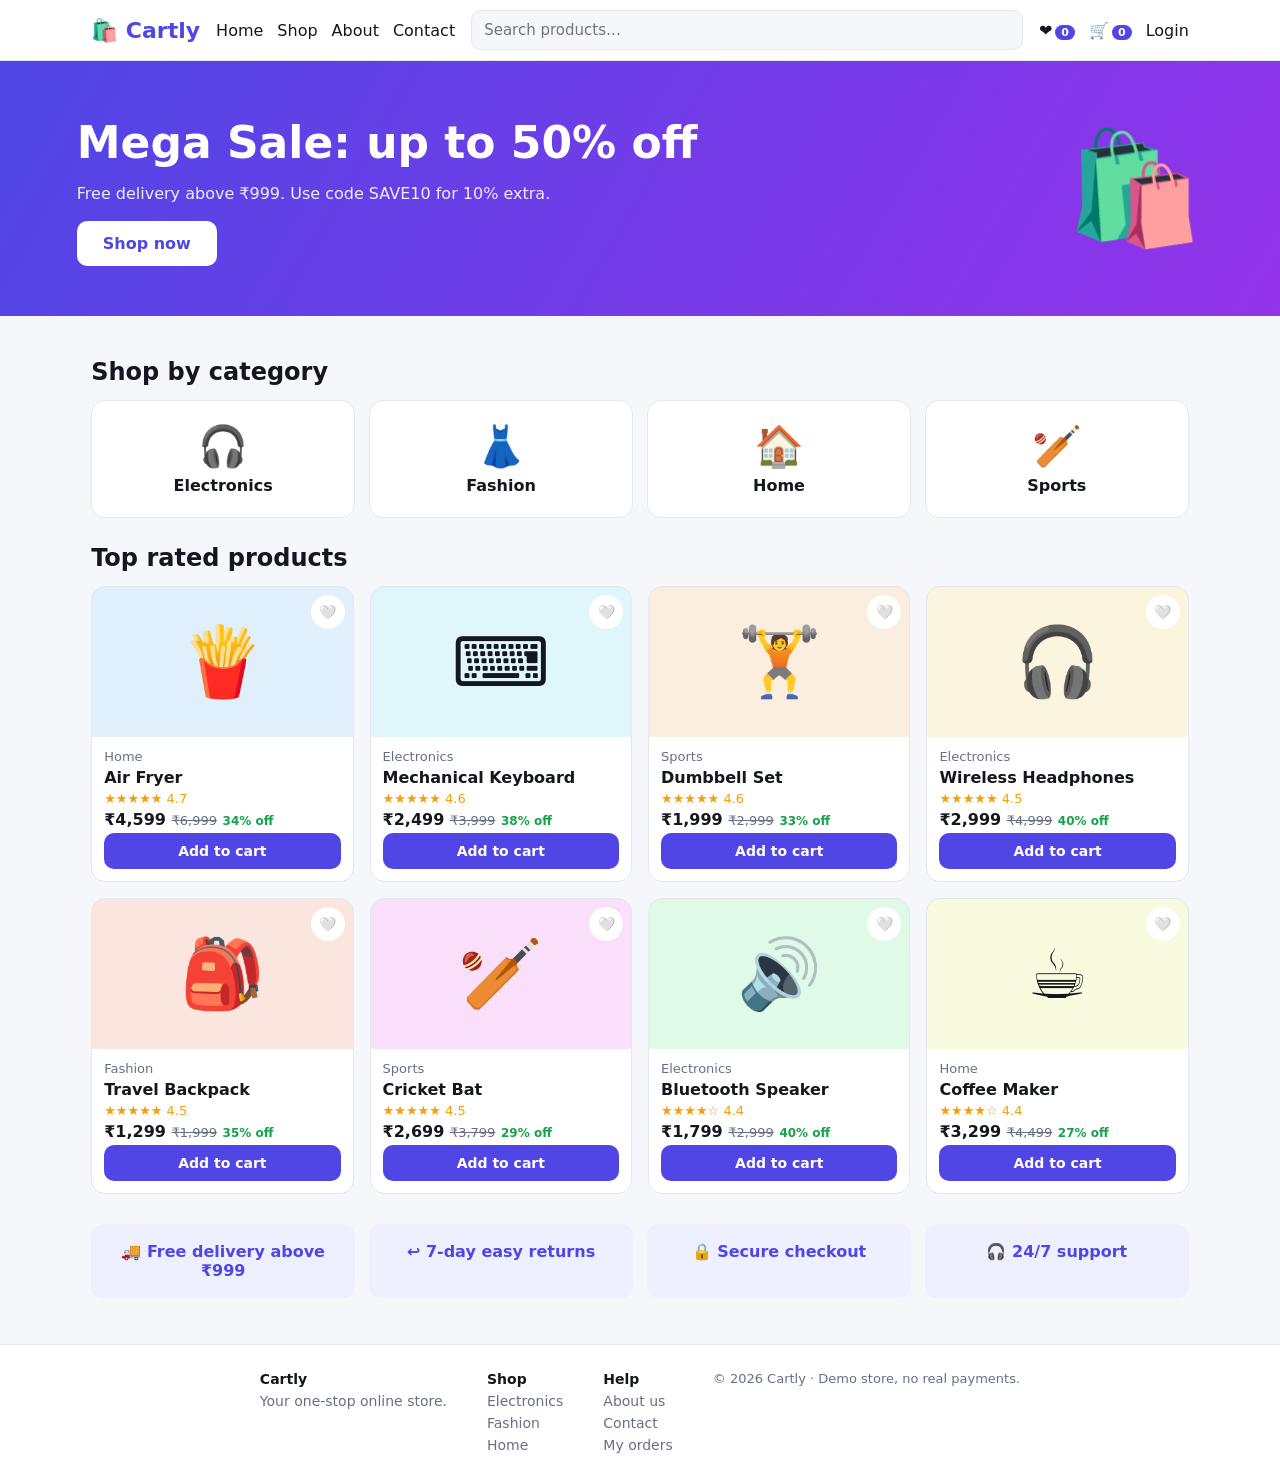
<file: index.html>
<!DOCTYPE html>
<html lang="en">
<head>
<meta charset="UTF-8">
<meta name="viewport" content="width=device-width, initial-scale=1">
<title>Home – Cartly</title>
<link rel="stylesheet" href="style.css">
</head>
<body data-page="home">
<header id="hdr"></header>
<main id="app"></main>
<footer id="ftr"></footer>
<div id="toast"></div>
<script src="script.js"></script>
</body>
</html>
</file>
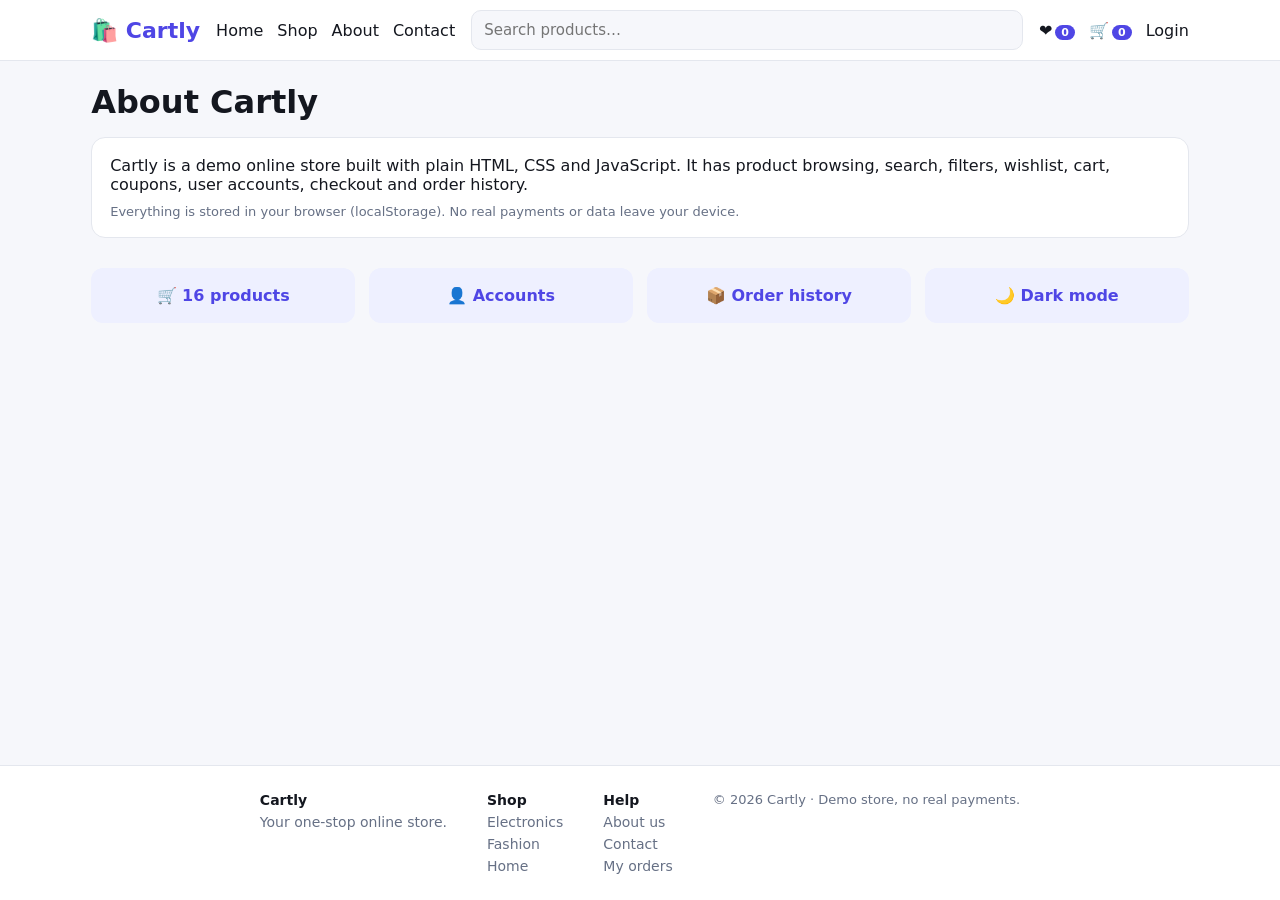
<file: about.html>
<!DOCTYPE html>
<html lang="en">
<head>
<meta charset="UTF-8">
<meta name="viewport" content="width=device-width, initial-scale=1">
<title>About Us – Cartly</title>
<link rel="stylesheet" href="style.css">
</head>
<body data-page="about">
<header id="hdr"></header>
<main id="app"></main>
<footer id="ftr"></footer>
<div id="toast"></div>
<script src="script.js"></script>
</body>
</html>
</file>
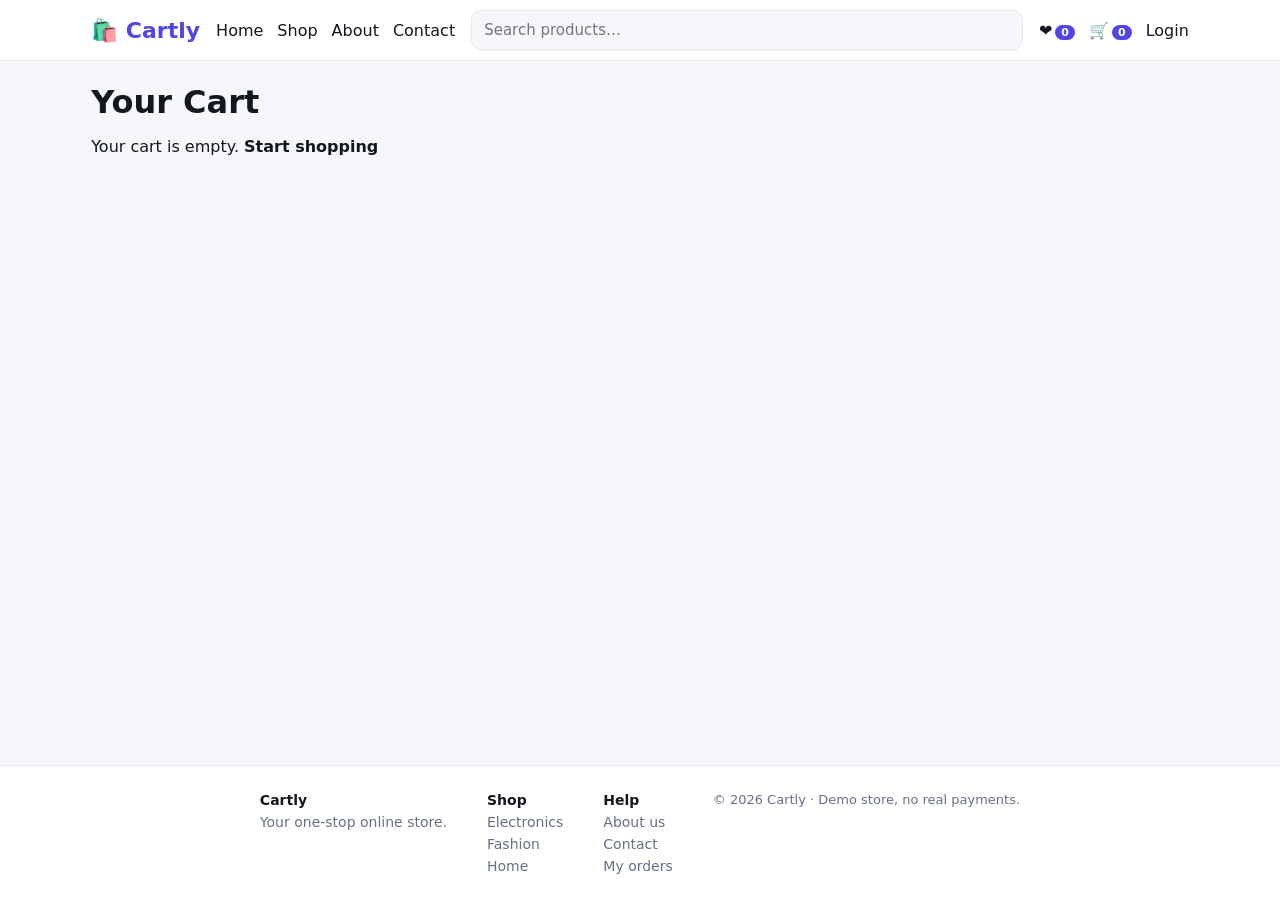
<file: cart.html>
<!DOCTYPE html>
<html lang="en">
<head>
<meta charset="UTF-8">
<meta name="viewport" content="width=device-width, initial-scale=1">
<title>Cart – Cartly</title>
<link rel="stylesheet" href="style.css">
</head>
<body data-page="cart">
<header id="hdr"></header>
<main id="app"></main>
<footer id="ftr"></footer>
<div id="toast"></div>
<script src="script.js"></script>
</body>
</html>
</file>
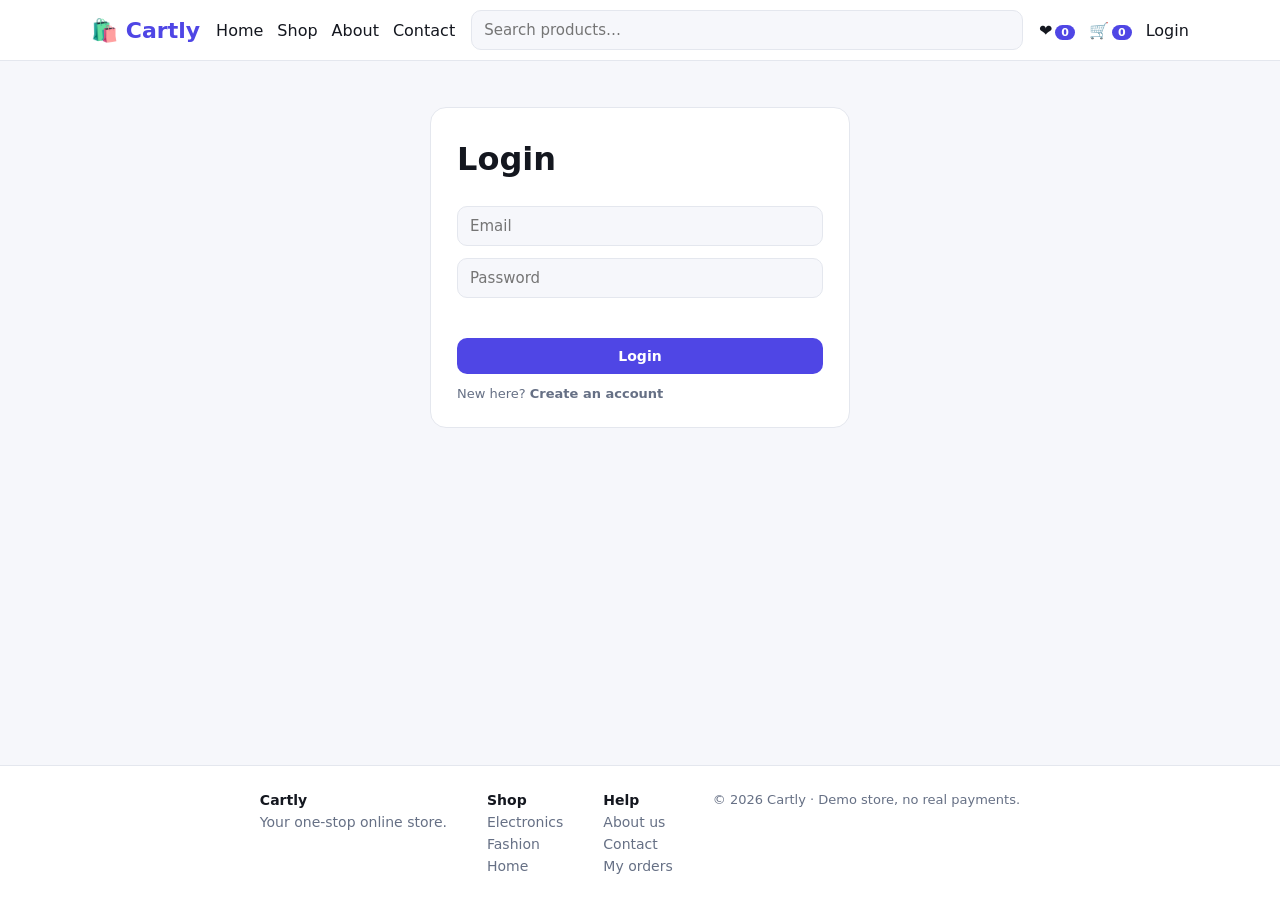
<file: checkout.html>
<!DOCTYPE html>
<html lang="en">
<head>
<meta charset="UTF-8">
<meta name="viewport" content="width=device-width, initial-scale=1">
<title>Checkout – Cartly</title>
<link rel="stylesheet" href="style.css">
</head>
<body data-page="checkout">
<header id="hdr"></header>
<main id="app"></main>
<footer id="ftr"></footer>
<div id="toast"></div>
<script src="script.js"></script>
</body>
</html>
</file>
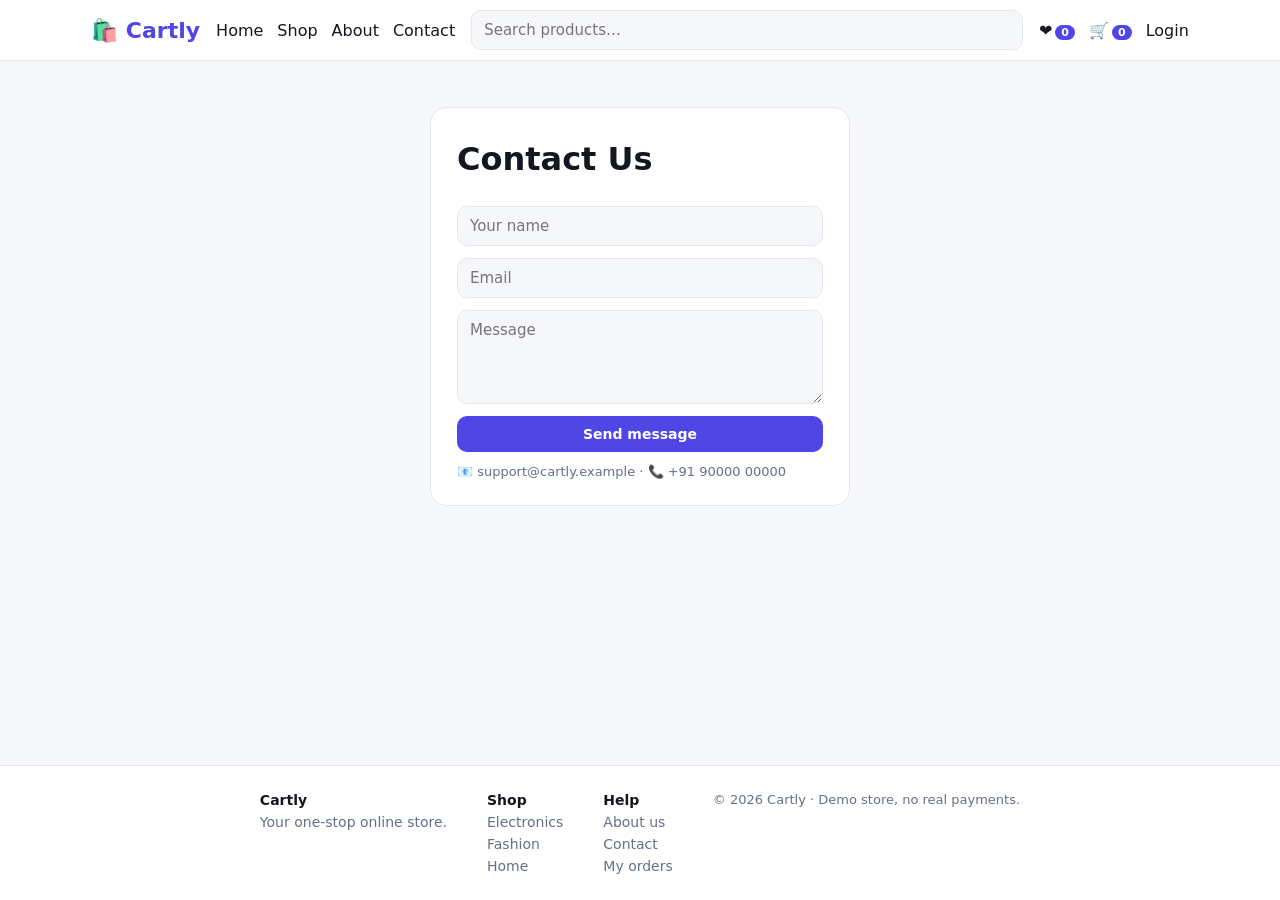
<file: contact.html>
<!DOCTYPE html>
<html lang="en">
<head>
<meta charset="UTF-8">
<meta name="viewport" content="width=device-width, initial-scale=1">
<title>Contact Us – Cartly</title>
<link rel="stylesheet" href="style.css">
</head>
<body data-page="contact">
<header id="hdr"></header>
<main id="app"></main>
<footer id="ftr"></footer>
<div id="toast"></div>
<script src="script.js"></script>
</body>
</html>
</file>
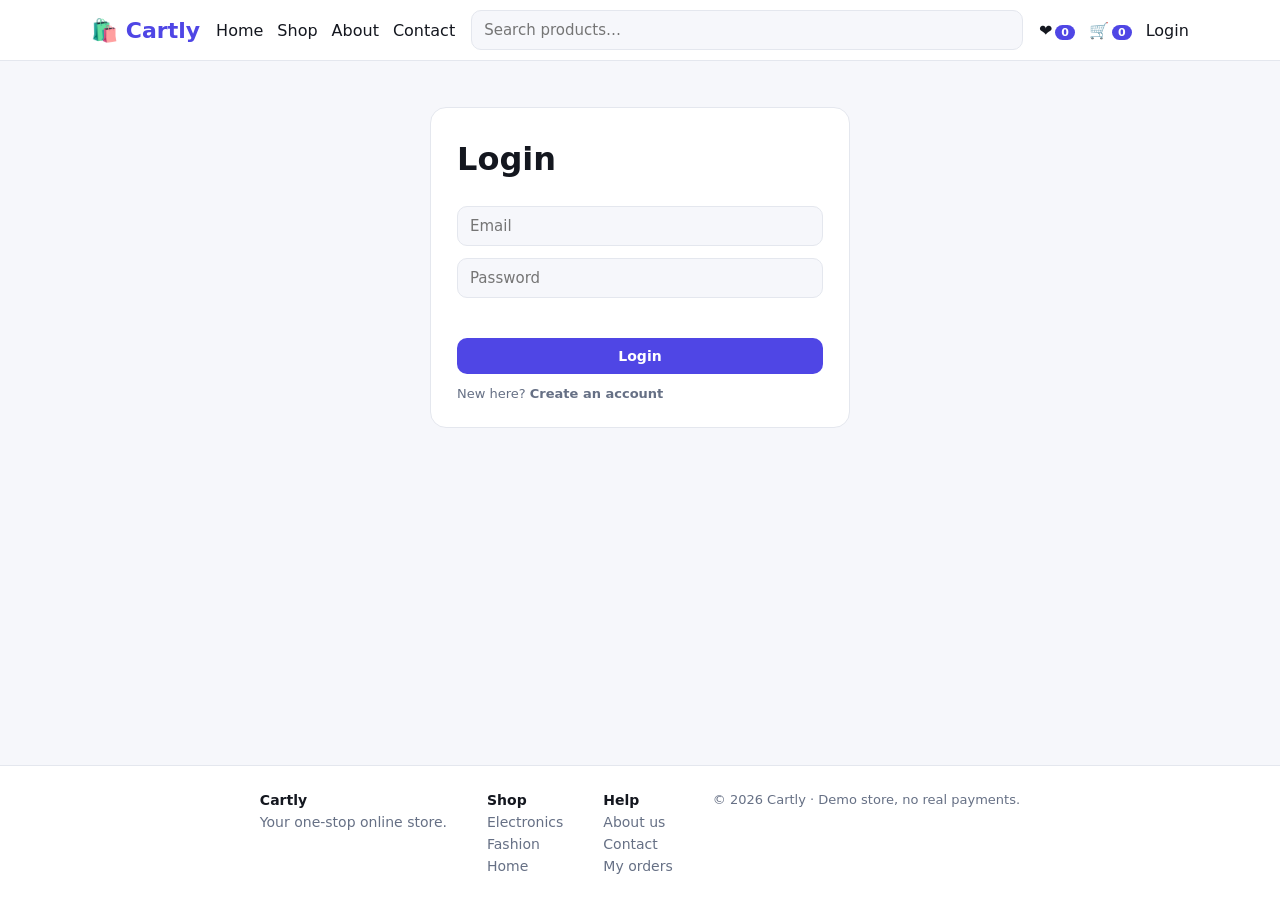
<file: login.html>
<!DOCTYPE html>
<html lang="en">
<head>
<meta charset="UTF-8">
<meta name="viewport" content="width=device-width, initial-scale=1">
<title>Login – Cartly</title>
<link rel="stylesheet" href="style.css">
</head>
<body data-page="login">
<header id="hdr"></header>
<main id="app"></main>
<footer id="ftr"></footer>
<div id="toast"></div>
<script src="script.js"></script>
</body>
</html>
</file>
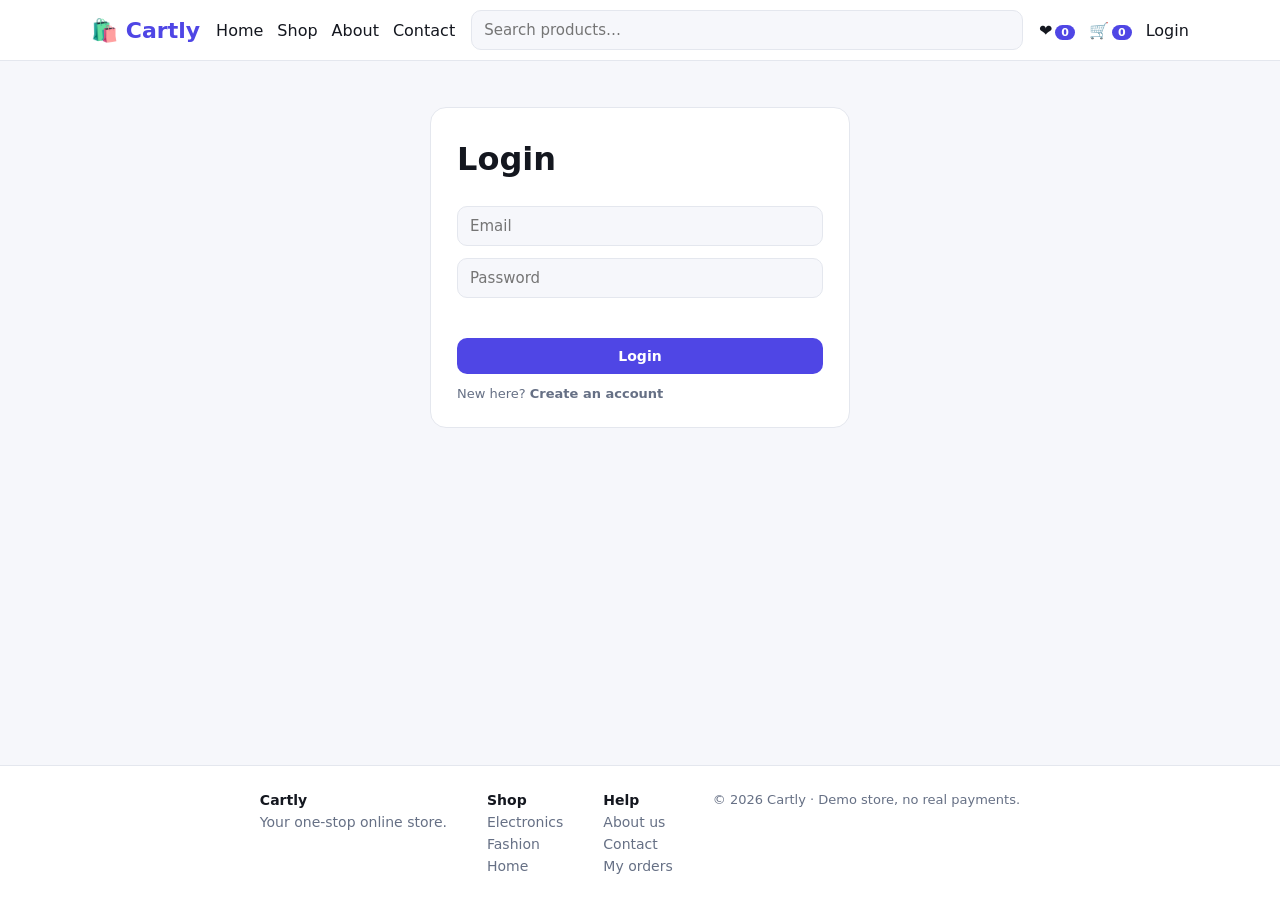
<file: orders.html>
<!DOCTYPE html>
<html lang="en">
<head>
<meta charset="UTF-8">
<meta name="viewport" content="width=device-width, initial-scale=1">
<title>My Orders – Cartly</title>
<link rel="stylesheet" href="style.css">
</head>
<body data-page="orders">
<header id="hdr"></header>
<main id="app"></main>
<footer id="ftr"></footer>
<div id="toast"></div>
<script src="script.js"></script>
</body>
</html>
</file>
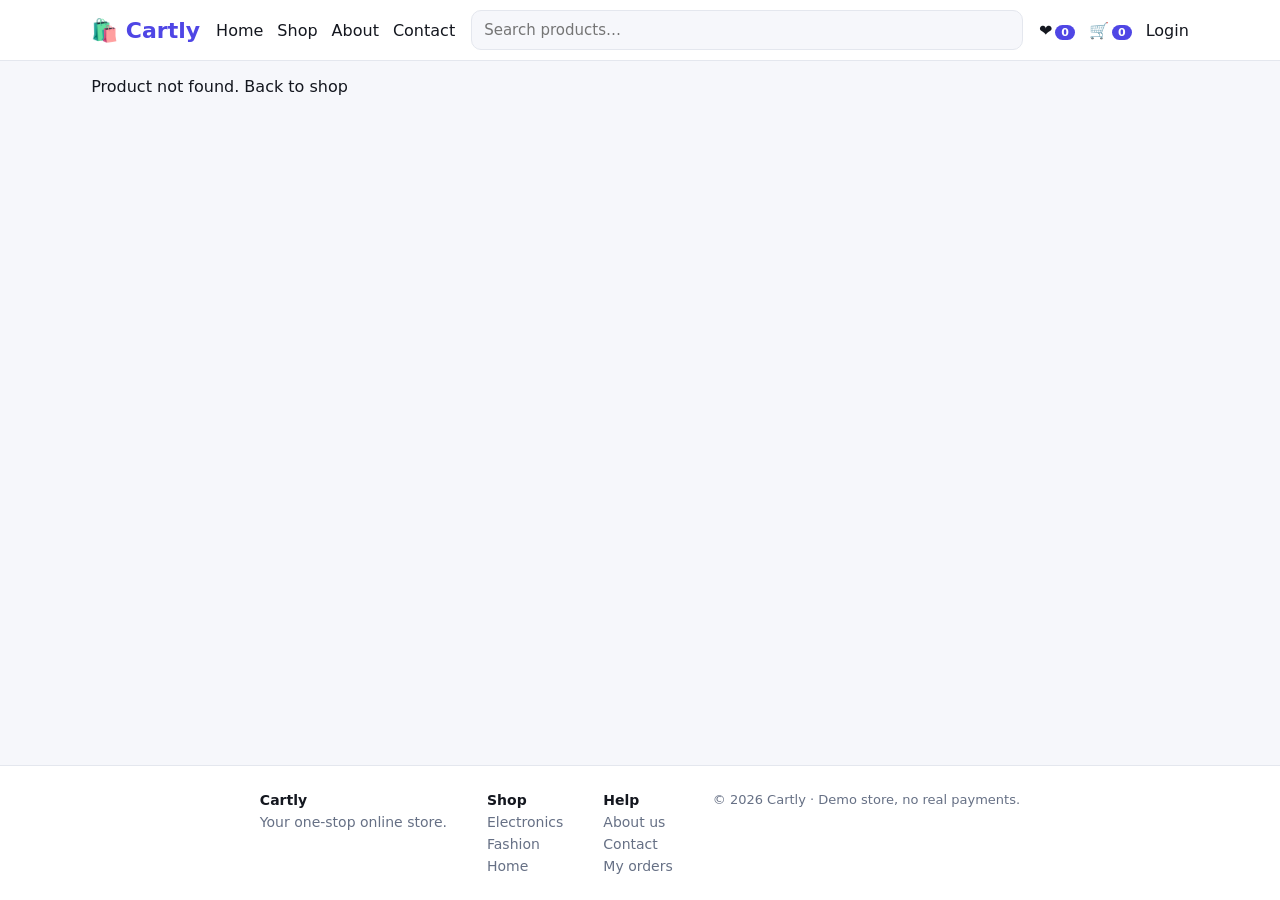
<file: product.html>
<!DOCTYPE html>
<html lang="en">
<head>
<meta charset="UTF-8">
<meta name="viewport" content="width=device-width, initial-scale=1">
<title>Product – Cartly</title>
<link rel="stylesheet" href="style.css">
</head>
<body data-page="product">
<header id="hdr"></header>
<main id="app"></main>
<footer id="ftr"></footer>
<div id="toast"></div>
<script src="script.js"></script>
</body>
</html>
</file>
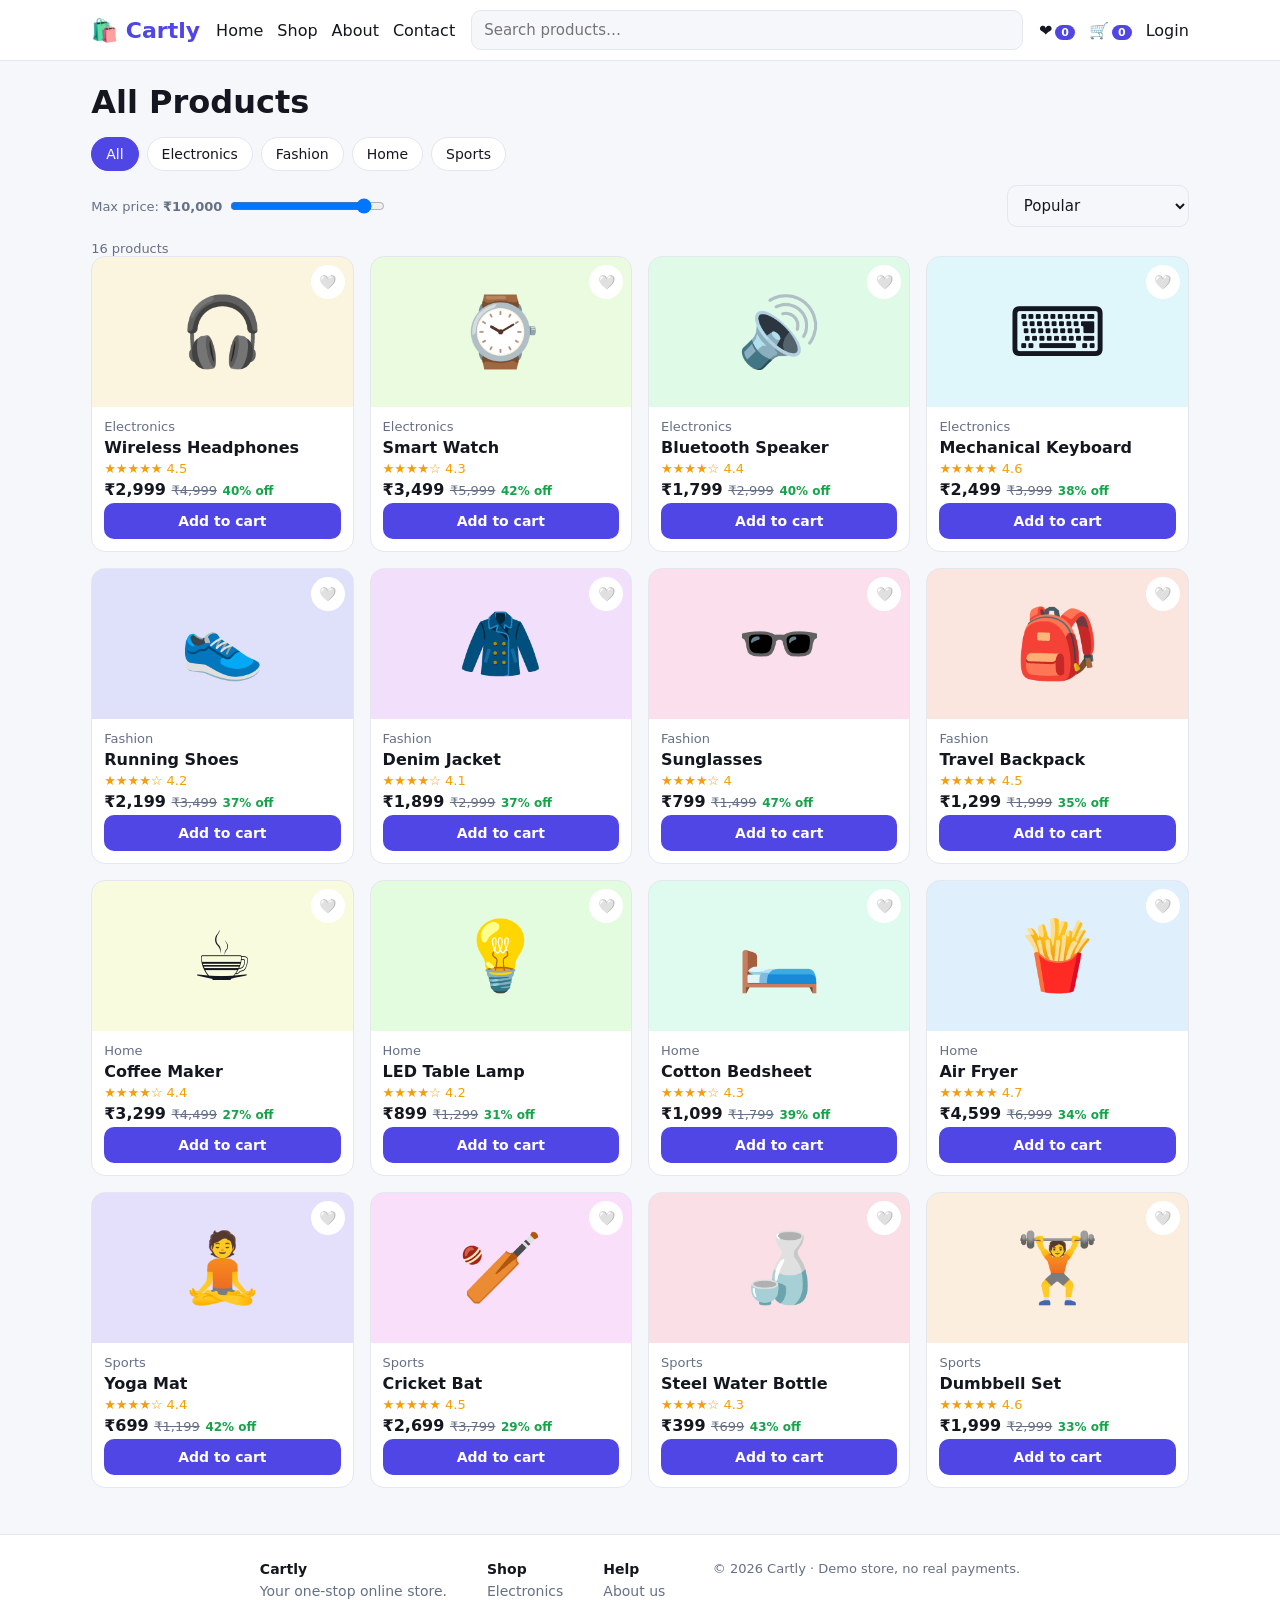
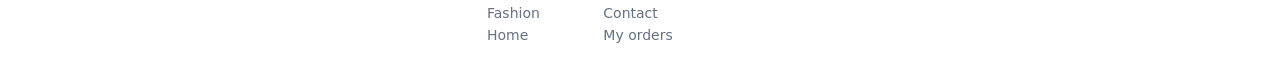
<file: products.html>
<!DOCTYPE html>
<html lang="en">
<head>
<meta charset="UTF-8">
<meta name="viewport" content="width=device-width, initial-scale=1">
<title>Shop – Cartly</title>
<link rel="stylesheet" href="style.css">
</head>
<body data-page="products">
<header id="hdr"></header>
<main id="app"></main>
<footer id="ftr"></footer>
<div id="toast"></div>
<script src="script.js"></script>
</body>
</html>
</file>
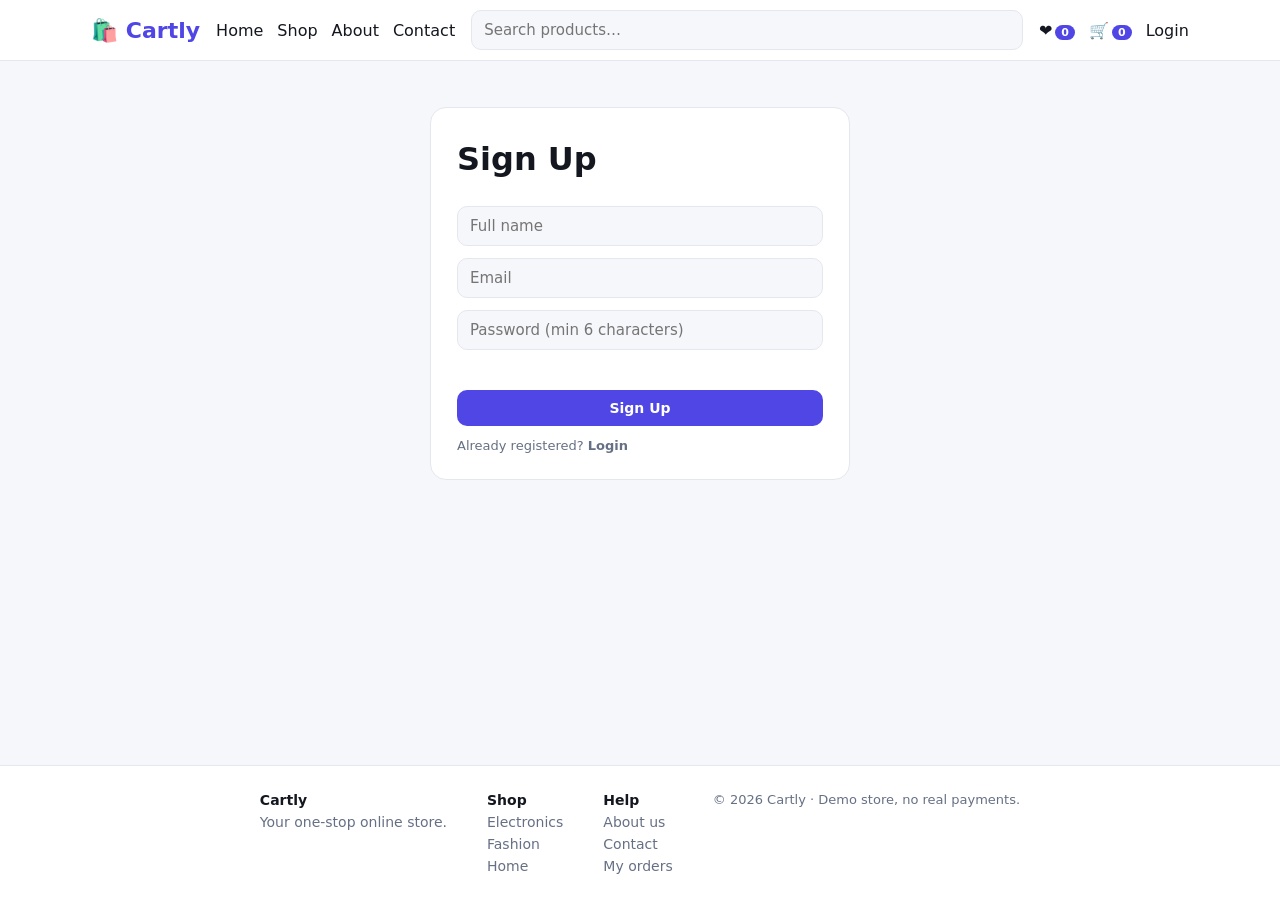
<file: signup.html>
<!DOCTYPE html>
<html lang="en">
<head>
<meta charset="UTF-8">
<meta name="viewport" content="width=device-width, initial-scale=1">
<title>Sign Up – Cartly</title>
<link rel="stylesheet" href="style.css">
</head>
<body data-page="signup">
<header id="hdr"></header>
<main id="app"></main>
<footer id="ftr"></footer>
<div id="toast"></div>
<script src="script.js"></script>
</body>
</html>
</file>
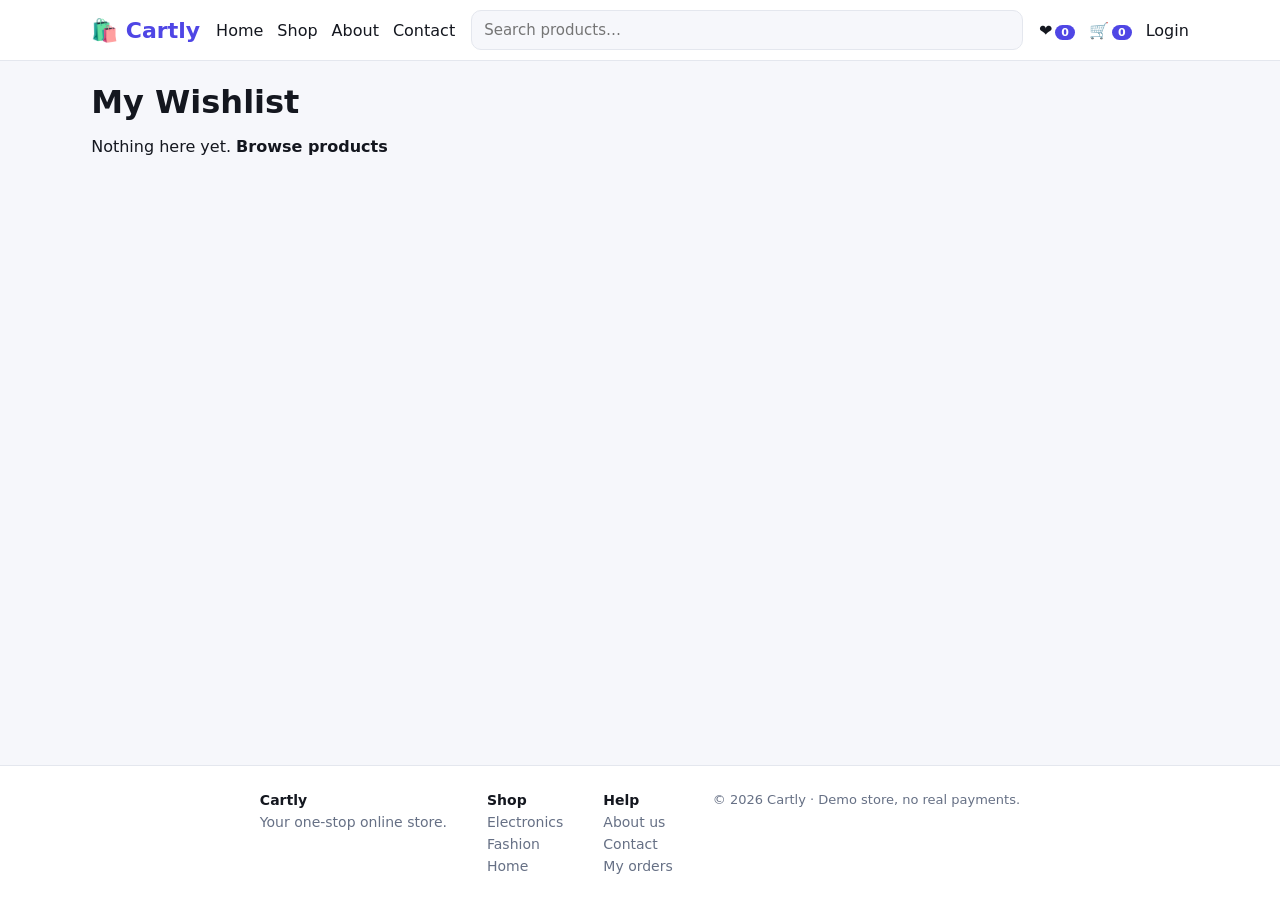
<file: wishlist.html>
<!DOCTYPE html>
<html lang="en">
<head>
<meta charset="UTF-8">
<meta name="viewport" content="width=device-width, initial-scale=1">
<title>Wishlist – Cartly</title>
<link rel="stylesheet" href="style.css">
</head>
<body data-page="wishlist">
<header id="hdr"></header>
<main id="app"></main>
<footer id="ftr"></footer>
<div id="toast"></div>
<script src="script.js"></script>
</body>
</html>
</file>
<file: style.css>
:root{--bg:#f6f7fb;--card:#fff;--tx:#14171f;--mu:#667085;--br:#e4e7ee;--ac:#4f46e5;--ac2:#eef0ff;--ok:#16a34a}
@media(prefers-color-scheme:dark){:root{--bg:#0f1117;--card:#181b24;--tx:#eceef4;--mu:#98a2b3;--br:#272b38;--ac:#818cf8;--ac2:#232649}}
*{box-sizing:border-box;margin:0;font-family:system-ui,-apple-system,Segoe UI,Roboto,sans-serif}
body{background:var(--bg);color:var(--tx);min-height:100vh;display:flex;flex-direction:column}
main{flex:1}a{color:inherit;text-decoration:none}button{cursor:pointer;font-size:14px;color:inherit}
h1{margin:6px 0 16px}h2{margin:26px 0 14px}.mu{color:var(--mu);font-size:13px}
.wrap{max-width:1200px;margin:auto;padding:16px 4vw}

/* header + footer */
#hdr{position:sticky;top:0;z-index:5;background:var(--card);border-bottom:1px solid var(--br)}
.nav{max-width:1200px;margin:auto;padding:10px 4vw;display:flex;gap:16px;align-items:center;flex-wrap:wrap}
.logo{font-weight:800;font-size:22px;color:var(--ac)}
.nav nav{display:flex;gap:14px}.nav nav a:hover{color:var(--ac)}
.sf{flex:1;min-width:160px}.sf input{width:100%}
.ac{display:flex;gap:14px;align-items:center;margin-left:auto}
.ac b{background:var(--ac);color:#fff;font-size:11px;border-radius:10px;padding:1px 6px;margin-left:3px}
footer{background:var(--card);border-top:1px solid var(--br);margin-top:30px;padding:26px 4vw;display:flex;gap:40px;flex-wrap:wrap;justify-content:center;color:var(--mu);font-size:14px}
footer div{display:flex;flex-direction:column;gap:6px}footer b{color:var(--tx)}

/* forms + buttons */
input,select,textarea{padding:10px 12px;border:1px solid var(--br);border-radius:10px;background:var(--bg);color:var(--tx);font-size:15px;width:100%}
.btn{display:inline-block;text-align:center;background:var(--ac);color:#fff;border:0;border-radius:10px;padding:10px 16px;font-weight:600}
.btn.alt{background:var(--ac2);color:var(--ac)}.btn.big{padding:13px 26px;font-size:16px;background:#fff;color:var(--ac)}
.form{max-width:420px;margin:30px auto;background:var(--card);border:1px solid var(--br);border-radius:16px;padding:26px;display:flex;flex-direction:column;gap:12px}
.err{color:#dc2626;font-size:13px;min-height:16px}

/* hero, categories, perks */
.hero{background:linear-gradient(120deg,#4f46e5,#9333ea);color:#fff;padding:50px 6vw;display:flex;align-items:center;justify-content:space-between;gap:20px}
.hero h1{font-size:clamp(26px,5vw,44px)}.hero p{margin:8px 0 18px;opacity:.9}.he{font-size:110px}
.cats{display:grid;grid-template-columns:repeat(auto-fit,minmax(150px,1fr));gap:14px}
.cats a{background:var(--card);border:1px solid var(--br);border-radius:14px;padding:22px;text-align:center;font-weight:600}
.cats a span{display:block;font-size:40px;margin-bottom:6px}
.perks{display:grid;grid-template-columns:repeat(auto-fit,minmax(200px,1fr));gap:14px;margin-top:30px}
.perks div{background:var(--ac2);color:var(--ac);padding:18px;border-radius:12px;font-weight:600;text-align:center}

/* product cards */
.bar{display:flex;gap:8px;flex-wrap:wrap;align-items:center;margin-bottom:14px}.bar select,.bar input[type=range]{width:auto}
.chip{border:1px solid var(--br);background:var(--card);padding:8px 14px;border-radius:20px}.chip.on{background:var(--ac);color:#fff;border-color:var(--ac)}
.grid{display:grid;grid-template-columns:repeat(auto-fill,minmax(210px,1fr));gap:16px}
.card{position:relative;background:var(--card);border:1px solid var(--br);border-radius:14px;overflow:hidden;display:flex;flex-direction:column}
.img{height:150px;display:grid;place-items:center;font-size:68px}
.heart{position:absolute;top:8px;right:8px;background:var(--card);border:0;border-radius:50%;width:34px;height:34px;z-index:1}
.in{padding:12px;display:flex;flex-direction:column;gap:4px;flex:1}.in .btn{margin-top:auto}
.rt{color:#f59e0b;font-size:13px}.pr{font-weight:700}.pr s{color:var(--mu);font-weight:400;font-size:13px}.pr em{color:var(--ok);font-style:normal;font-size:12px}

/* product detail, cart, tables */
.pd{display:grid;grid-template-columns:1fr 1fr;gap:30px;align-items:center}.pd .img{height:340px;font-size:150px;border-radius:18px}
.pd .tx{display:flex;flex-direction:column;gap:12px}
.two{display:grid;grid-template-columns:2fr 1fr;gap:20px;align-items:start}
.box{background:var(--card);border:1px solid var(--br);border-radius:14px;padding:18px;display:flex;flex-direction:column;gap:10px}
.ci{display:flex;gap:14px;align-items:center;background:var(--card);border:1px solid var(--br);border-radius:12px;padding:12px;margin-bottom:10px}
.th{width:60px;height:60px;border-radius:10px;display:grid;place-items:center;font-size:32px}.fl{flex:1}
.qty{display:inline-flex;align-items:center;gap:10px;margin-top:4px}.qty button{width:28px;height:28px;border-radius:50%;border:1px solid var(--br);background:var(--bg)}
.row{display:flex;justify-content:space-between}.row.t{font-weight:800;font-size:18px}
.cp{display:flex;gap:6px}.fg{display:grid;grid-template-columns:1fr 1fr;gap:10px}.fg .w{grid-column:1/-1}
.order{background:var(--card);border:1px solid var(--br);border-radius:12px;padding:16px;margin-bottom:14px}
.tag{background:var(--ac2);color:var(--ac);border-radius:8px;padding:2px 10px;font-size:12px;font-weight:600}
.done{text-align:center;padding:50px 0}.done .big{font-size:70px}
#toast{position:fixed;left:50%;bottom:24px;transform:translateX(-50%);background:var(--tx);color:var(--bg);padding:10px 18px;border-radius:10px;opacity:0;transition:.25s;z-index:50;pointer-events:none}#toast.on{opacity:1}
@media(max-width:720px){.pd,.two,.fg{grid-template-columns:1fr}.he{display:none}.pd .img{height:200px;font-size:100px}}
</file>
